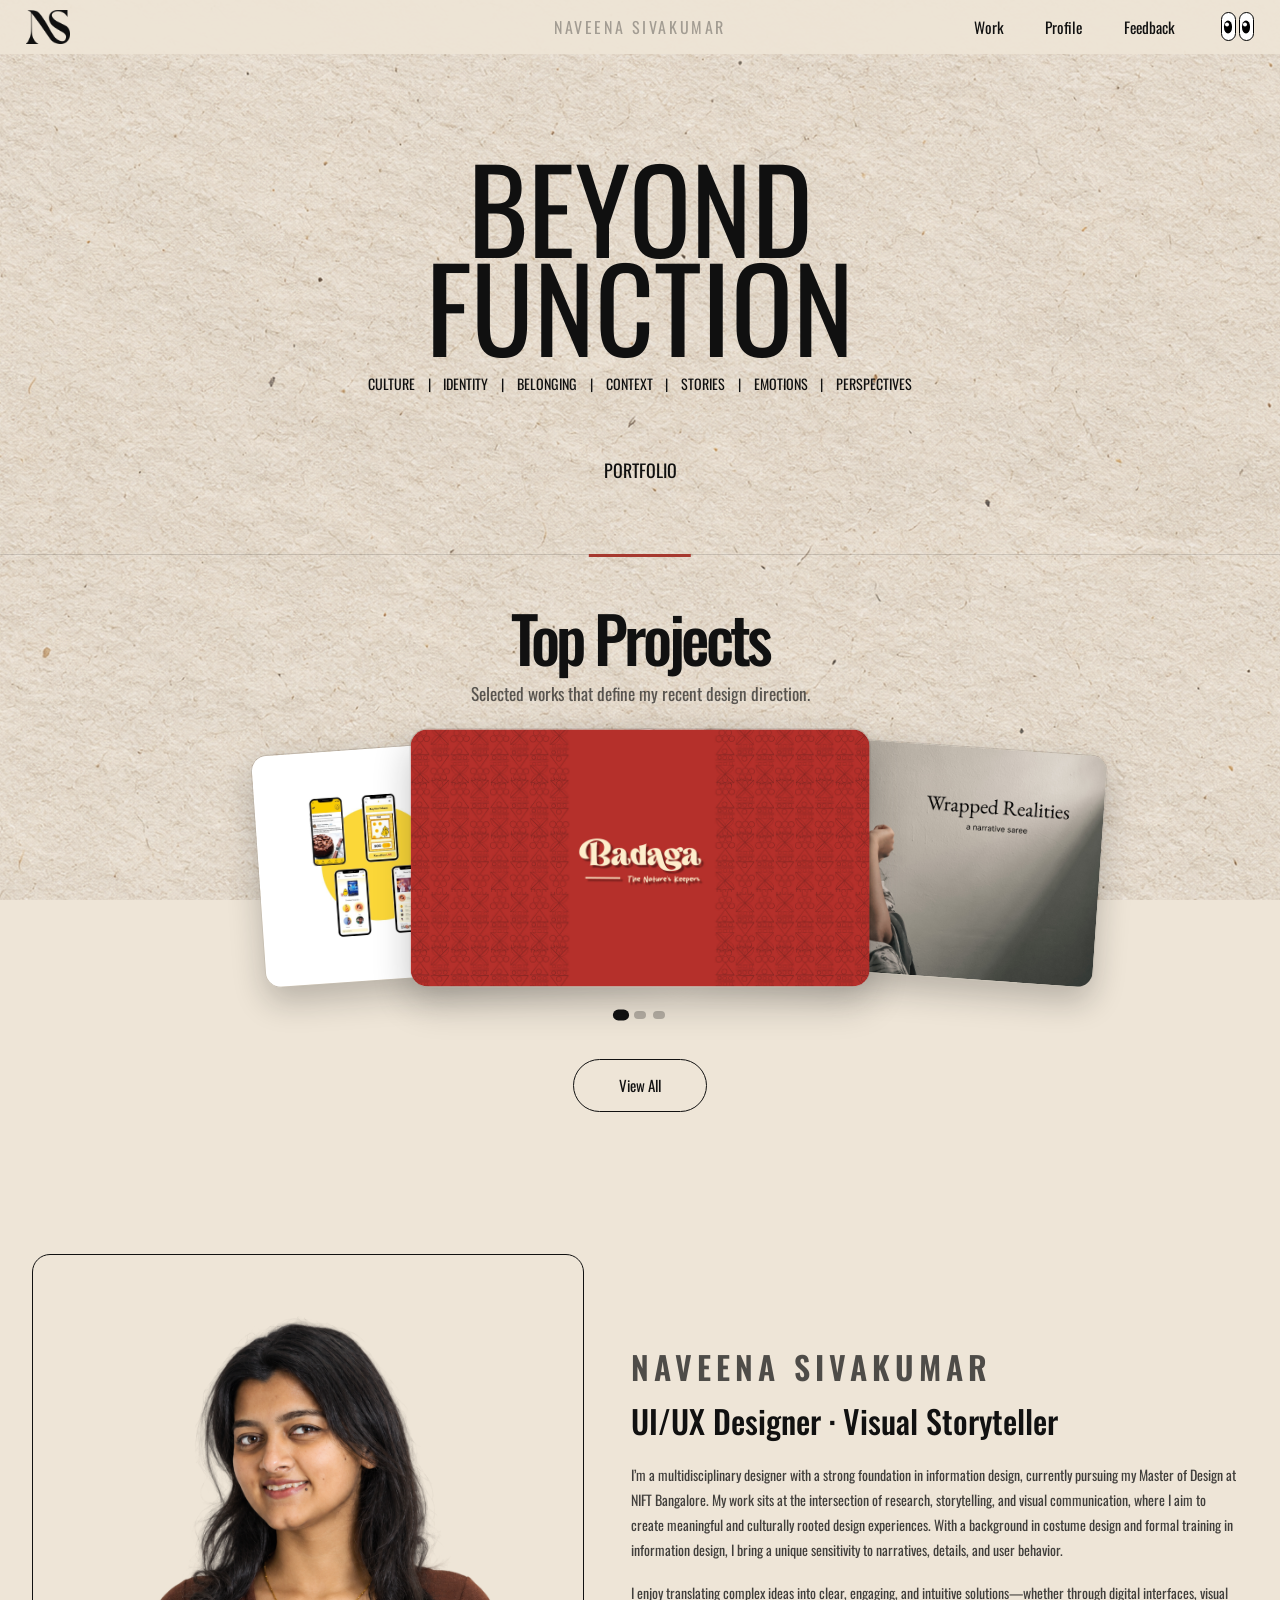
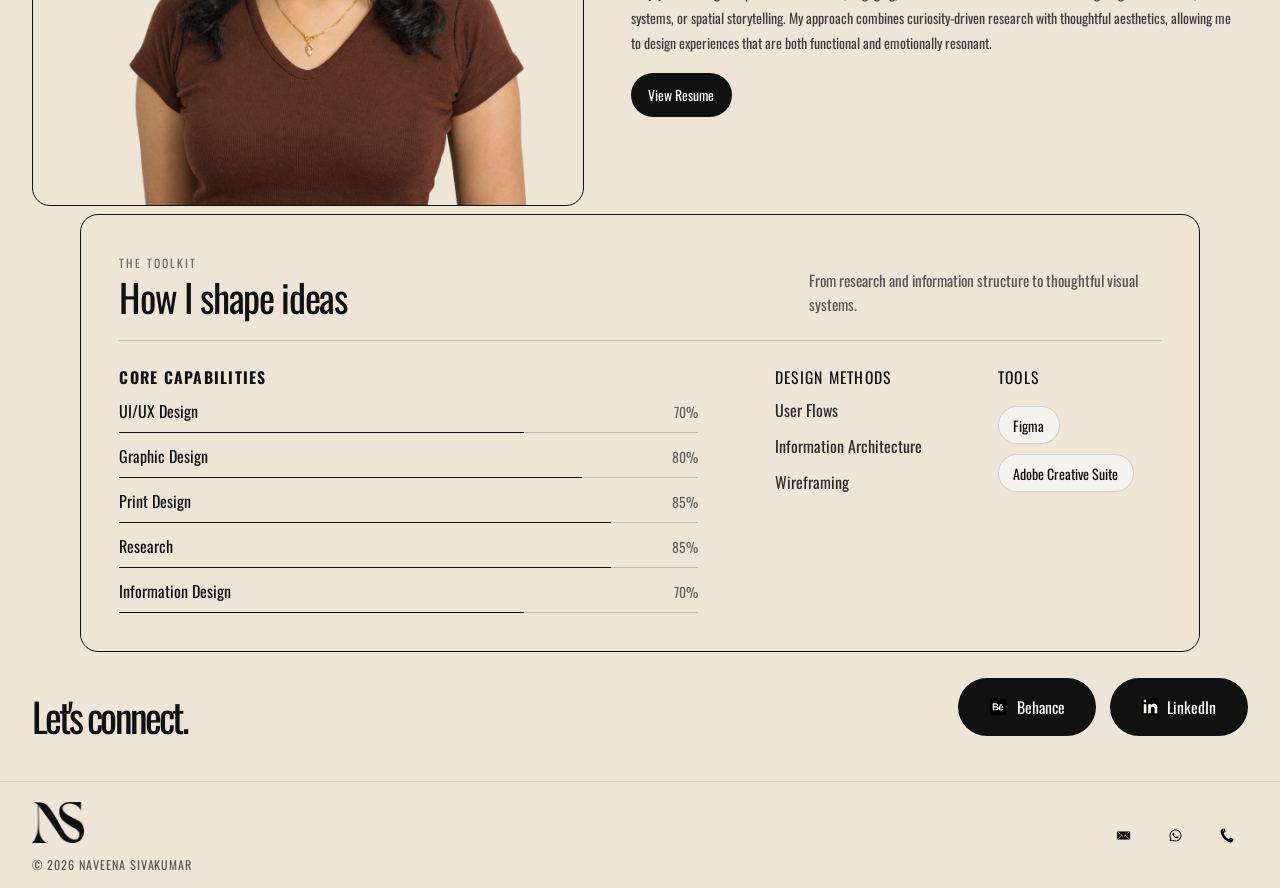
<file: index.html>
<!DOCTYPE html>
<html lang="en">
  <head>
    <meta charset="UTF-8" />
    <meta name="viewport" content="width=device-width, initial-scale=1.0" />
    <title>Naveena Sivakumar | Home</title>
    <link rel="stylesheet" href="styles.css" />
  </head>
  <body data-page="home">
    <header class="site-header">
      <a class="logo-link" href="index.html" aria-label="Go to home page">
        <img src="Assets/Logo.png" alt="Naveena Sivakumar logo" class="site-logo" />
      </a>

      <p class="site-name">Naveena Sivakumar</p>

      <div class="header-right">
        <button class="menu-toggle" type="button" aria-label="Open menu" aria-expanded="false">
          <span></span>
          <span></span>
          <span></span>
        </button>
        <nav class="site-nav" aria-label="Primary navigation">
          <a href="work.html">Work</a>
          <a href="index.html#profile">Profile</a>
          <a href="feedback.html">Feedback</a>
        </nav>

        <div class="eyes" aria-hidden="true">
          <div class="eye">
            <span class="pupil"></span>
          </div>
          <div class="eye">
            <span class="pupil"></span>
          </div>
        </div>
      </div>
    </header>

    <main>
      <section class="hero" aria-label="Home hero section">
        <div class="hero-copy">
          <h1 class="hero-heading">BEYOND<br />FUNCTION</h1>
          <p class="hero-topics">
            <span>CULTURE</span>
            <span>IDENTITY</span>
            <span>BELONGING</span>
            <span>CONTEXT</span>
            <span>STORIES</span>
            <span>EMOTIONS</span>
            <span>PERSPECTIVES</span>
          </p>
          <p class="hero-portfolio">PORTFOLIO</p>
        </div>
      </section>

      <section class="home-top-projects" aria-label="Top projects">
        <div class="home-top-projects-copy">
          <h2 class="home-top-projects-title">Top Projects</h2>
          <p class="home-top-projects-subtitle">Selected works that define my recent design direction.</p>
        </div>

        <div class="top-projects-stack">
          <a class="top-project-card top-project-card-center" href="project.html?slug=badaga" aria-label="Open Badaga project">
            <img src="Projects/Badaga/cover.jpg" alt="Badaga project cover" />
          </a>
          <a class="top-project-card top-project-card-left" href="project.html?slug=koo-app-revamp" aria-label="Open Koo App Revamp project">
            <img src="Projects/Koo app - revamp/cover.jpg" alt="Koo App Revamp project cover" />
          </a>
          <a class="top-project-card top-project-card-right" href="project.html?slug=Wrapped%20Realities" aria-label="Open Wrapped Realities project">
            <img src="Projects/Wrapped Realities/Cover.jpg" alt="Wrapped Realities project cover" />
          </a>
        </div>

        <div class="top-projects-controls" aria-label="Top projects controls">
          <div class="top-projects-dots" role="tablist" aria-label="Choose top project">
            <button class="top-projects-dot" type="button" data-card-index="0" aria-label="Show first project"></button>
            <button class="top-projects-dot" type="button" data-card-index="1" aria-label="Show second project"></button>
            <button class="top-projects-dot" type="button" data-card-index="2" aria-label="Show third project"></button>
          </div>
        </div>

        <div class="home-view-all-wrap">
          <a class="home-view-all-button" href="work.html">View All</a>
        </div>
      </section>

      <section class="profile-main" id="profile" aria-label="Profile">
        <section class="profile-hero" aria-label="Profile introduction">
          <div class="profile-left">
            <img class="profile-photo" src="Assets/Photo-no-bg.png" alt="Portrait of Naveena Sivakumar" />
          </div>

          <div class="profile-right">
            <p class="profile-name">Naveena Sivakumar</p>
            <h2 class="profile-role">UI/UX Designer · Visual Storyteller</h2>
            <p class="profile-description">
              I’m a multidisciplinary designer with a strong foundation in information design, currently pursuing my Master of Design at NIFT Bangalore. My work sits at the intersection of research, storytelling, and visual communication, where I aim to create meaningful and culturally rooted design experiences. With a background in costume design and formal training in information design, I bring a unique sensitivity to narratives, details, and user behavior.
            </p>
            <p class="profile-description">
              I enjoy translating complex ideas into clear, engaging, and intuitive solutions—whether through digital interfaces, visual systems, or spatial storytelling. My approach combines curiosity-driven research with thoughtful aesthetics, allowing me to design experiences that are both functional and emotionally resonant.
            </p>

            <section class="profile-resume-section" aria-label="Resume link">
              <a
                class="profile-resume-button"
                href="https://drive.google.com/file/d/1wqvH644YtZ_p9zl-DHXcKcZRrqlbUSoX/view?usp=sharing"
                target="_blank"
                rel="noreferrer"
              >
                View Resume
              </a>
            </section>
          </div>
        </section>

        <section class="profile-skills-section" aria-label="Skills overview">
          <div class="skills-panel">
            <div class="skills-panel-top">
              <div>
                <p class="skills-kicker">The toolkit</p>
                <h2 class="skills-section-title">How I shape ideas</h2>
              </div>
              <p class="skills-intro">From research and information structure to thoughtful visual systems.</p>
            </div>
            <div class="skills-grid">
              <div class="skills-column skills-core">
                <div class="skills-block">
                  <h3 class="skills-main-heading">Core capabilities</h3>
                  <div class="skill-row">
                    <div class="skill-row-top"><span>UI/UX Design</span><span>70%</span></div>
                    <div class="skills-meter"><span class="skills-meter-fill skills-meter-fill-70"></span></div>
                  </div>
                  <div class="skill-row">
                    <div class="skill-row-top"><span>Graphic Design</span><span>80%</span></div>
                    <div class="skills-meter"><span class="skills-meter-fill skills-meter-fill-80"></span></div>
                  </div>
                  <div class="skill-row">
                    <div class="skill-row-top"><span>Print Design</span><span>85%</span></div>
                    <div class="skills-meter"><span class="skills-meter-fill skills-meter-fill-85"></span></div>
                  </div>
                  <div class="skill-row">
                    <div class="skill-row-top"><span>Research</span><span>85%</span></div>
                    <div class="skills-meter"><span class="skills-meter-fill skills-meter-fill-85"></span></div>
                  </div>
                  <div class="skill-row">
                    <div class="skill-row-top"><span>Information Design</span><span>70%</span></div>
                    <div class="skills-meter"><span class="skills-meter-fill skills-meter-fill-70"></span></div>
                  </div>
                </div>
              </div>

              <div class="skills-column skills-side">
                <div class="skills-block">
                  <h3 class="skills-side-heading">Design Methods</h3>
                  <ul class="skills-method-list">
                    <li>User Flows</li>
                    <li>Information Architecture</li>
                    <li>Wireframing</li>
                  </ul>
                </div>
                <div class="skills-block">
                  <h3 class="skills-side-heading">Tools</h3>
                  <div class="skills-tags" aria-label="Design tools used">
                    <span>Figma</span>
                    <span>Adobe Creative Suite</span>
                  </div>
                </div>
              </div>
            </div>
          </div>
        </section>

        <section class="profile-social-section" aria-label="Social accounts">
          <div class="profile-social-copy">
            <h2>Let's connect.</h2>
          </div>
          <div class="profile-social-links">
            <a class="social-pill" href="https://www.behance.net/Naveena_S" target="_blank" rel="noreferrer">
              <img class="social-pill-icon" src="Icons/Behance icon.png" alt="" aria-hidden="true" />
              Behance
            </a>
            <a class="social-pill" href="https://www.linkedin.com/in/naveenasivakumar/" target="_blank" rel="noreferrer">
              <img class="social-pill-icon" src="Icons/Linkedin icon.png" alt="" aria-hidden="true" />
              LinkedIn
            </a>
          </div>
        </section>
      </section>
    </main>

    <footer class="site-footer">
      <div class="footer-left">
        <img src="Assets/Logo.png" alt="Naveena Sivakumar logo" class="footer-logo" />
        <p class="footer-copy">© 2026 Naveena Sivakumar</p>
      </div>

      <div class="footer-right">
        <a
          class="footer-social"
          href="mailto:naveenasivakumar.official@gmail.com"
          aria-label="Send an email"
        >
          <img
            class="footer-social-icon"
            src="Icons/Mail icon.jpg"
            alt=""
            aria-hidden="true"
          />
        </a>
        <a
          class="footer-social"
          href="https://wa.me/916374280667"
          target="_blank"
          rel="noreferrer"
          aria-label="Open WhatsApp"
        >
          <img
            class="footer-social-icon"
            src="Icons/Whatsapp icon.svg"
            alt=""
            aria-hidden="true"
          />
        </a>
        <a class="footer-social" href="tel:6374280667" aria-label="Call 6374280667">
          <img class="footer-social-icon" src="Icons/Call icon.svg" alt="" aria-hidden="true" />
        </a>
      </div>
    </footer>

    <script src="script.js?v=20260701"></script>
  </body>
</html>
</file>
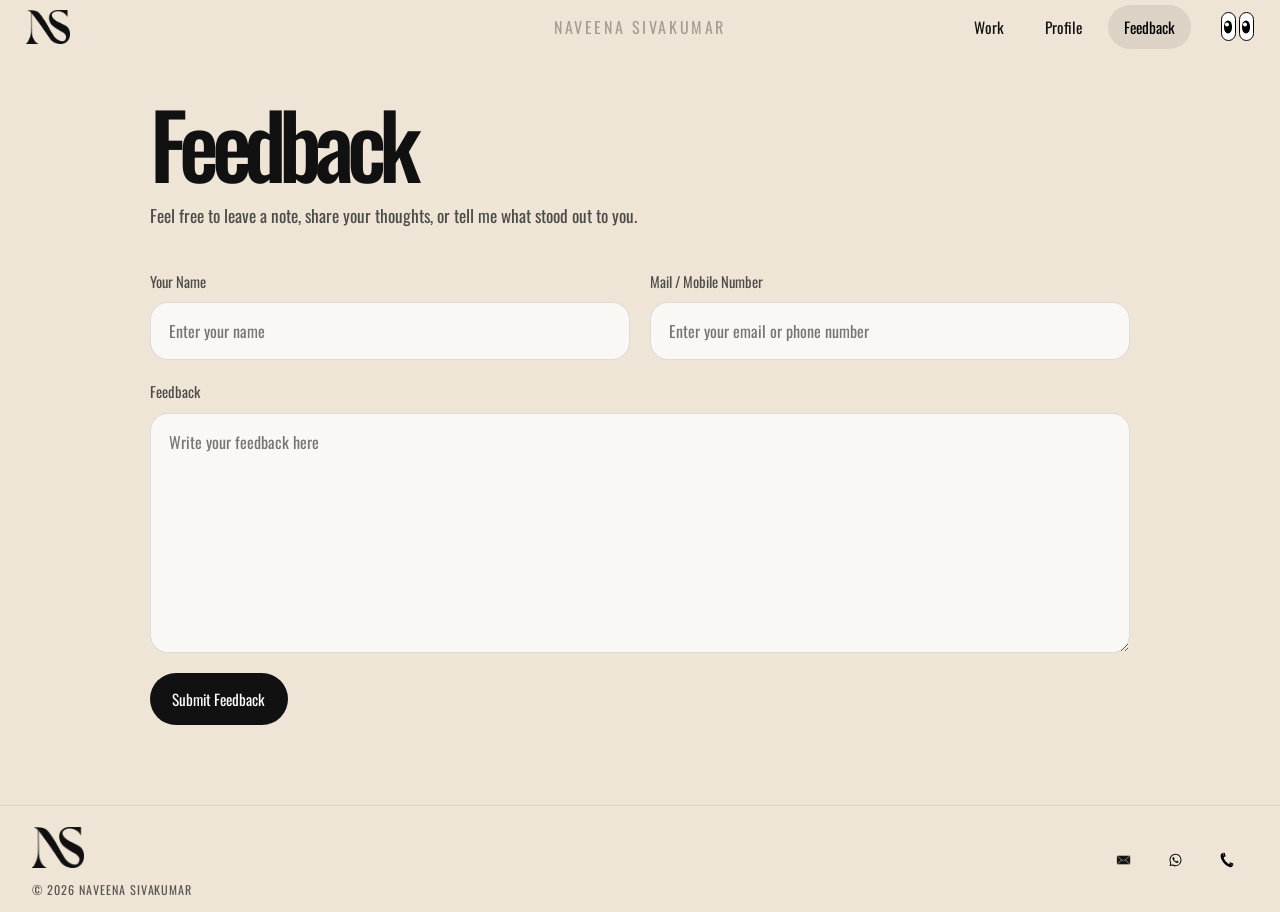
<file: feedback.html>
<!DOCTYPE html>
<html lang="en">
  <head>
    <meta charset="UTF-8" />
    <meta name="viewport" content="width=device-width, initial-scale=1.0" />
    <title>Naveena Sivakumar | Feedback</title>
    <link rel="stylesheet" href="styles.css" />
  </head>
  <body data-page="feedback">
    <header class="site-header">
      <a class="logo-link" href="index.html" aria-label="Go to home page">
        <img src="Assets/Logo.png" alt="Naveena Sivakumar logo" class="site-logo" />
      </a>

      <p class="site-name">Naveena Sivakumar</p>

      <div class="header-right">
        <button class="menu-toggle" type="button" aria-label="Open menu" aria-expanded="false">
          <span></span>
          <span></span>
          <span></span>
        </button>
        <nav class="site-nav" aria-label="Primary navigation">
          <a href="work.html">Work</a>
          <a href="index.html#profile">Profile</a>
          <a href="feedback.html">Feedback</a>
        </nav>

        <div class="eyes" aria-hidden="true">
          <div class="eye">
            <span class="pupil"></span>
          </div>
          <div class="eye">
            <span class="pupil"></span>
          </div>
        </div>
      </div>
    </header>

    <main class="feedback-main">
      <section class="feedback-section">
        <h1 class="feedback-heading">Feedback</h1>
        <p class="feedback-subheading">
          Feel free to leave a note, share your thoughts, or tell me what stood out to you.
        </p>

        <form
          class="feedback-form"
          action="https://formspree.io/f/mbdqljyj"
          method="POST"
        >
          <label class="feedback-field">
            <span>Your Name</span>
            <input type="text" name="name" placeholder="Enter your name" />
          </label>

          <label class="feedback-field">
            <span>Mail / Mobile Number</span>
            <input
              type="text"
              name="contact"
              placeholder="Enter your email or phone number"
            />
          </label>

          <label class="feedback-field feedback-field-full">
            <span>Feedback</span>
            <textarea
              name="feedback"
              rows="8"
              placeholder="Write your feedback here"
            ></textarea>
          </label>

          <input type="hidden" name="_subject" value="New portfolio feedback submission" />
          <input type="hidden" name="_format" value="plain" />

          <div class="feedback-actions">
            <button class="feedback-submit" type="submit">Submit Feedback</button>
          </div>
        </form>
      </section>
    </main>

    <footer class="site-footer">
      <div class="footer-left">
        <img src="Assets/Logo.png" alt="Naveena Sivakumar logo" class="footer-logo" />
        <p class="footer-copy">© 2026 Naveena Sivakumar</p>
      </div>

      <div class="footer-right">
        <a
          class="footer-social"
          href="mailto:naveenasivakumar.official@gmail.com"
          aria-label="Send an email"
        >
          <img
            class="footer-social-icon"
            src="Icons/Mail icon.jpg"
            alt=""
            aria-hidden="true"
          />
        </a>
        <a
          class="footer-social"
          href="https://wa.me/916374280667"
          target="_blank"
          rel="noreferrer"
          aria-label="Open WhatsApp"
        >
          <img
            class="footer-social-icon"
            src="Icons/Whatsapp icon.svg"
            alt=""
            aria-hidden="true"
          />
        </a>
        <a class="footer-social" href="tel:6374280667" aria-label="Call 6374280667">
          <img class="footer-social-icon" src="Icons/Call icon.svg" alt="" aria-hidden="true" />
        </a>
      </div>
    </footer>

    <script src="script.js?v=20260701"></script>
  </body>
</html>
</file>
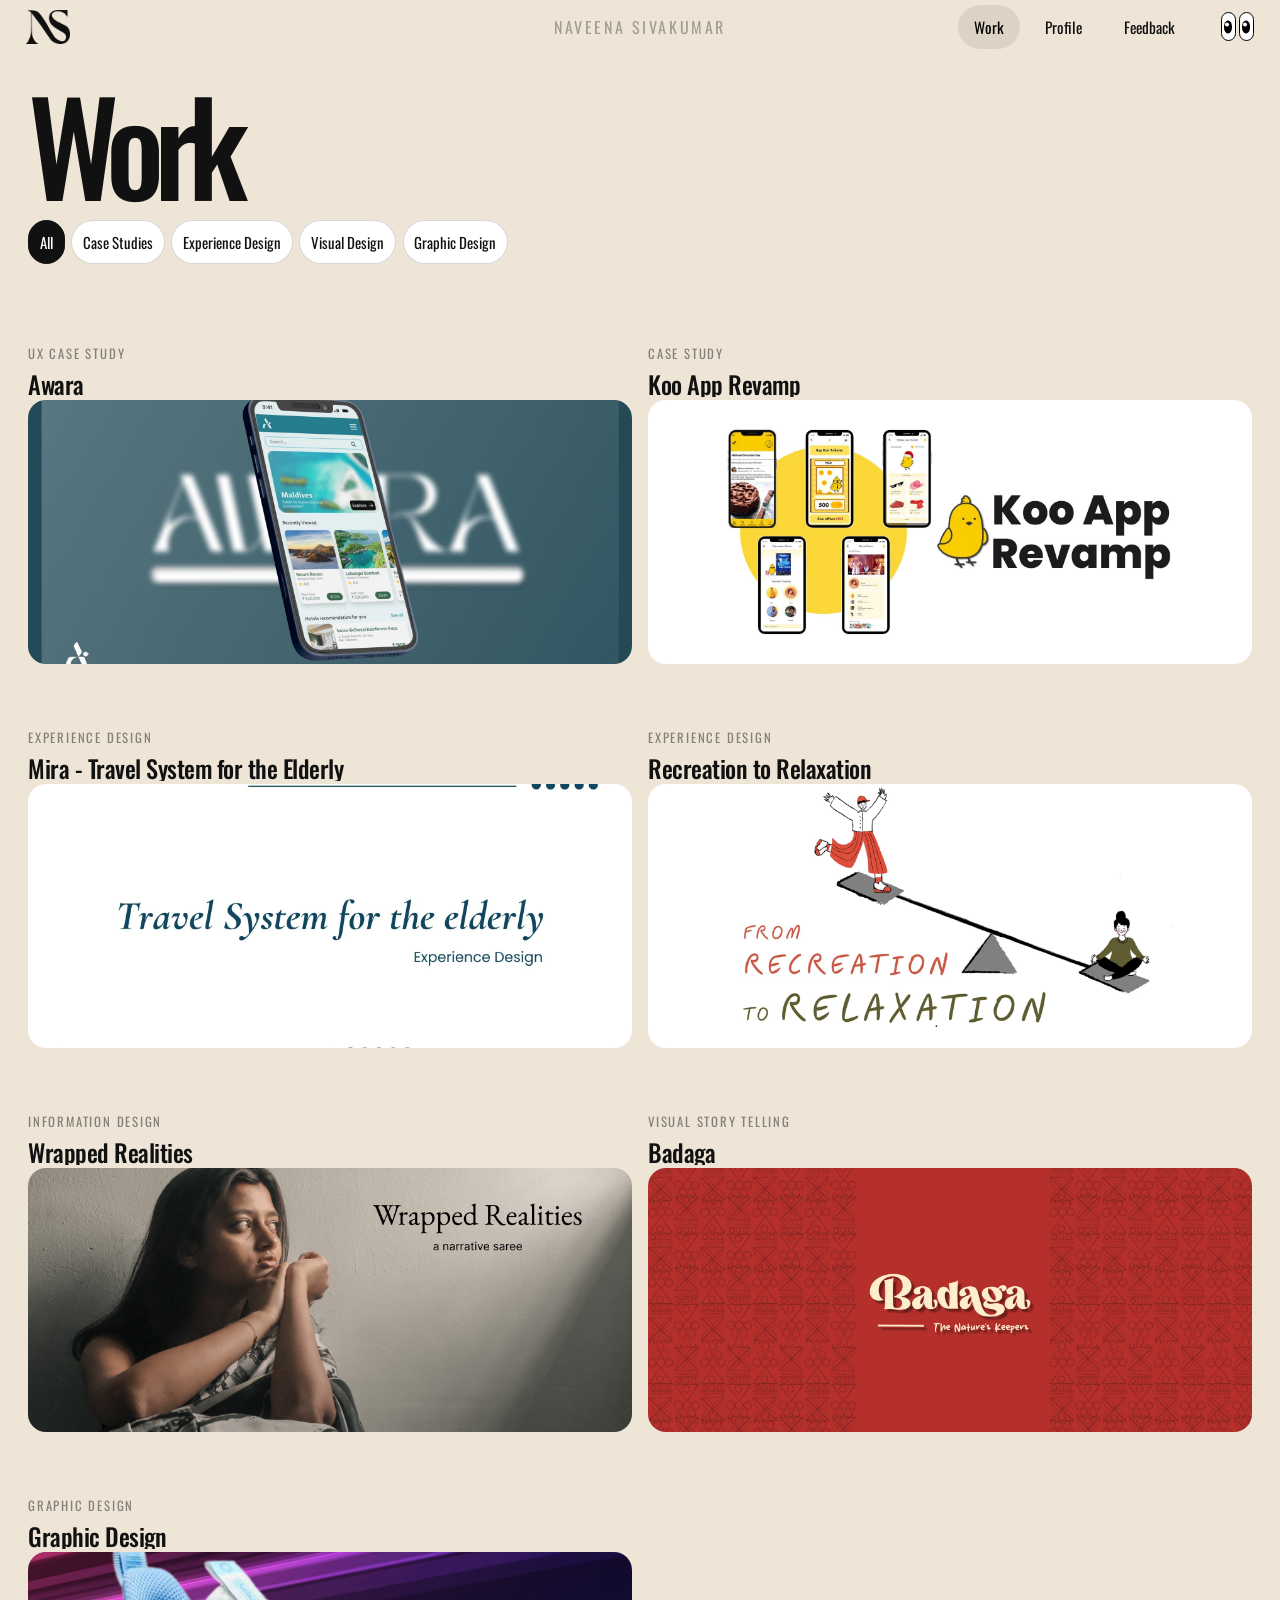
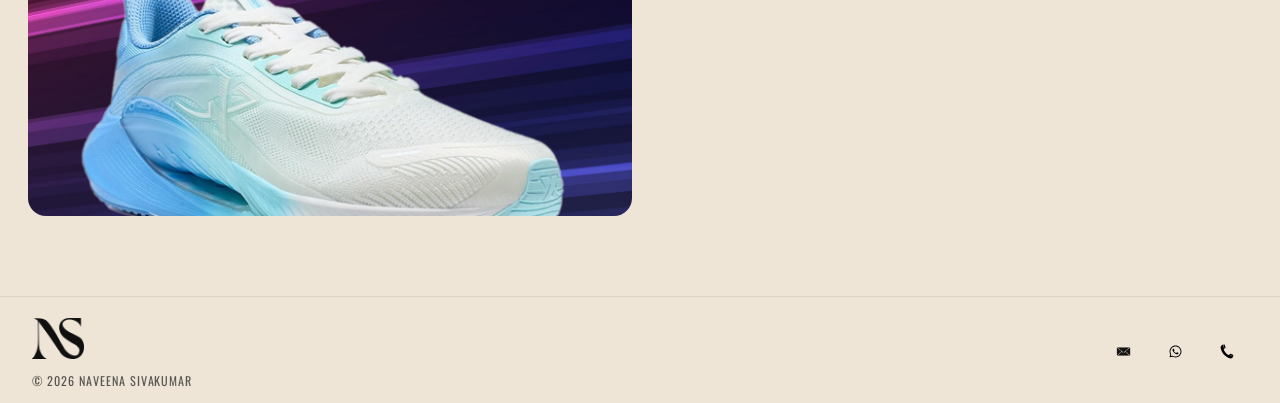
<file: work.html>
<!DOCTYPE html>
<html lang="en">
  <head>
    <meta charset="UTF-8" />
    <meta name="viewport" content="width=device-width, initial-scale=1.0" />
    <title>Naveena Sivakumar | Work</title>
    <link rel="stylesheet" href="styles.css" />
  </head>
  <body data-page="work" class="work-page">
    <header class="site-header">
      <a class="logo-link" href="index.html" aria-label="Go to home page">
        <img src="Assets/Logo.png" alt="Naveena Sivakumar logo" class="site-logo" />
      </a>

      <p class="site-name">Naveena Sivakumar</p>

      <div class="header-right">
        <button class="menu-toggle" type="button" aria-label="Open menu" aria-expanded="false">
          <span></span>
          <span></span>
          <span></span>
        </button>
        <nav class="site-nav" aria-label="Primary navigation">
          <a href="work.html">Work</a>
          <a href="index.html#profile">Profile</a>
          <a href="feedback.html">Feedback</a>
        </nav>

        <div class="eyes" aria-hidden="true">
          <div class="eye">
            <span class="pupil"></span>
          </div>
          <div class="eye">
            <span class="pupil"></span>
          </div>
        </div>
      </div>
    </header>

    <main class="work-main">
      <section class="work-hero" aria-label="Selected work">
        <h1 class="work-heading">Work</h1>
        <div class="work-filters" id="work-filters" aria-label="Filter projects by focus area">
          <button class="work-filter-button is-active" type="button" data-filter="all">
            All
          </button>
          <button class="work-filter-button" type="button" data-filter="case-studies">
            Case Studies
          </button>
          <button class="work-filter-button" type="button" data-filter="experience-design">
            Experience Design
          </button>
          <button class="work-filter-button" type="button" data-filter="visual-design">
            Visual Design
          </button>
          <button class="work-filter-button" type="button" data-filter="graphic-design">
            Graphic Design
          </button>
        </div>
      </section>

      <section class="work-grid" id="work-grid" aria-label="Project list"></section>
    </main>

    <footer class="site-footer">
      <div class="footer-left">
        <img src="Assets/Logo.png" alt="Naveena Sivakumar logo" class="footer-logo" />
        <p class="footer-copy">© 2026 Naveena Sivakumar</p>
      </div>

      <div class="footer-right">
        <a
          class="footer-social"
          href="mailto:naveenasivakumar.official@gmail.com"
          aria-label="Send an email"
        >
          <img
            class="footer-social-icon"
            src="Icons/Mail icon.jpg"
            alt=""
            aria-hidden="true"
          />
        </a>
        <a
          class="footer-social"
          href="https://wa.me/916374280667"
          target="_blank"
          rel="noreferrer"
          aria-label="Open WhatsApp"
        >
          <img
            class="footer-social-icon"
            src="Icons/Whatsapp icon.svg"
            alt=""
            aria-hidden="true"
          />
        </a>
        <a class="footer-social" href="tel:6374280667" aria-label="Call 6374280667">
          <img class="footer-social-icon" src="Icons/Call icon.svg" alt="" aria-hidden="true" />
        </a>
      </div>
    </footer>

    <script src="projects-data.js?v=20260701"></script>
    <script src="script.js?v=20260701"></script>
  </body>
</html>
</file>
<file: styles.css>
@import url("https://fonts.googleapis.com/css2?family=Oswald:wght@400&display=swap");

:root {
  --bg: #eee5d7;
  --text: #111111;
  --muted: rgba(17, 17, 17, 0.34);
  --line: rgba(17, 17, 17, 0.1);
  --panel: #f6f3ee;
  --shadow: 0 22px 60px rgba(17, 17, 17, 0.1);
  --radius-surface: 18px;
  --font-sans: "Oswald", sans-serif;
}

* {
  box-sizing: border-box;
}

html {
  scroll-behavior: smooth;
}

body {
  margin: 0;
  min-height: 100vh;
  background: var(--bg);
  color: var(--text);
  font-family: var(--font-sans);
  font-weight: 400;
  letter-spacing: 0;
}

body * {
  font-family: inherit;
  font-weight: 400;
}

body[data-page="home"] {
  background: #eee5d7 url("Assets/BG.png") center top / cover fixed no-repeat;
}

a {
  color: inherit;
  text-decoration: none;
}

.site-header {
  position: sticky;
  top: 0;
  z-index: 10;
  display: grid;
  grid-template-columns: 1fr auto 1fr;
  align-items: center;
  gap: 1rem;
  padding: 0.3rem 1.6rem;
  background: rgba(238, 229, 215, 0.88);
  backdrop-filter: blur(18px);
}

.logo-link {
  width: 44px;
}

.site-logo {
  display: block;
  width: 44px;
  height: 44px;
  object-fit: contain;
}

.site-name {
  margin: 0;
  justify-self: center;
  font-size: 1rem;
  letter-spacing: 0.16em;
  text-transform: uppercase;
  color: var(--muted);
  white-space: nowrap;
  overflow: hidden;
  text-overflow: ellipsis;
}

.header-right {
  justify-self: end;
  display: flex;
  align-items: center;
  gap: 1.4rem;
  min-width: 0;
}

.site-nav {
  display: flex;
  align-items: center;
  gap: 0.6rem;
  flex-wrap: nowrap;
  white-space: nowrap;
}

.site-nav a {
  padding: 0.7rem 1rem;
  border-radius: 999px;
  font-size: 0.96rem;
  transition:
    background-color 180ms ease,
    color 180ms ease,
    transform 180ms ease;
}

.site-nav a:hover,
.site-nav a:focus-visible,
body[data-page="home"] .site-nav a[href="index.html"],
body[data-page="work"] .site-nav a[href="work.html"],
body[data-page="feedback"] .site-nav a[href="feedback.html"] {
  background: rgba(17, 17, 17, 0.08);
  color: #000000;
}

.site-nav a[aria-current="page"] {
  background: rgba(17, 17, 17, 0.08);
  color: #000000;
}

.site-nav a:hover {
  transform: translateY(-1px);
}

.menu-toggle {
  display: none;
  width: 42px;
  height: 42px;
  padding: 0;
  border: 1px solid rgba(17, 17, 17, 0.18);
  border-radius: var(--radius-surface);
  background: #ffffff;
  color: #111111;
  align-items: center;
  justify-content: center;
  flex-direction: column;
  gap: 5px;
  cursor: pointer;
}

.menu-toggle span {
  display: block;
  width: 18px;
  height: 2px;
  border-radius: 2px;
  background: #111111;
  transition: transform 180ms ease, opacity 180ms ease;
}

.menu-toggle.is-open span:nth-child(1) {
  transform: translateY(7px) rotate(45deg);
}

.menu-toggle.is-open span:nth-child(2) {
  opacity: 0;
}

.menu-toggle.is-open span:nth-child(3) {
  transform: translateY(-7px) rotate(-45deg);
}

.eyes {
  display: flex;
  align-items: center;
  gap: 0.2rem;
  padding: 0.35rem 0 0.35rem 0.5rem;
}

.eye {
  position: relative;
  width: 15px;
  height: 29px;
  border-radius: 999px;
  background: #ffffff;
  border: 1.5px solid #000000;
  overflow: hidden;
  box-shadow: none;
}

.pupil {
  position: absolute;
  top: 50%;
  left: 42%;
  width: 8px;
  height: 13px;
  border-radius: 50% / 45%;
  background: #000000;
  transform: translate(-50%, -50%);
  transition: transform 80ms linear;
}

.pupil::after {
  content: "";
  position: absolute;
  top: 2px;
  left: 1px;
  width: 4px;
  height: 4px;
  border-radius: 50%;
  background: #ffffff;
}

.hero {
  position: relative;
  min-height: 500px;
  display: flex;
  align-items: center;
  justify-content: center;
  padding: 2rem 1rem 0;
  overflow: hidden;
}

.hero-copy {
  width: min(100%, 980px);
  text-align: center;
}

.hero-heading {
  margin: 0;
  color: #101010;
  font-family: "Oswald", sans-serif;
  font-size: clamp(4.5rem, 9vw, 8.5rem);
  font-weight: 400;
  line-height: 0.86;
  letter-spacing: 0;
}

.hero-topics {
  display: flex;
  justify-content: center;
  flex-wrap: wrap;
  gap: 0;
  margin: 1.3rem auto 0;
  color: #101010;
  font-family: "Oswald", sans-serif;
  font-weight: 400;
  font-size: clamp(0.65rem, 1.1vw, 1rem);
  line-height: 1.2;
}

.hero-topics span:not(:last-child)::after {
  content: "|";
  margin: 0 0.8rem;
}

.hero-portfolio {
  margin: 3rem 0 0;
  padding-top: 1rem;
  color: #101010;
  font-family: "Oswald", sans-serif;
  font-weight: 400;
  font-size: clamp(0.9rem, 1.4vw, 1.25rem);
}

.hero-overlay {
  pointer-events: none;
  position: absolute;
  inset: 0;
  display: grid;
  grid-template-columns: auto 1fr;
  align-items: end;
  padding: 0 2rem 1.2rem;
}

.hero-year,
.hero-title {
  margin: 0;
  line-height: 1;
  font-family: var(--font-sans);
}

.hero-year {
  justify-self: start;
  align-self: end;
  font-size: clamp(3.8rem, 8vw, 5.8rem);
  font-weight: 600;
  letter-spacing: -0.08em;
  color: #000000;
  transform: translateY(-1rem);
}

.hero-title {
  justify-self: end;
  align-self: end;
  font-size: clamp(3.4rem, 9vw, 6.1rem);
  font-weight: 500;
  letter-spacing: 0.00em;
  color: #000000;
  transform: translateY(-1rem);
}

.home-top-projects {
  position: relative;
  padding: 3.2rem 1.75rem 3.4rem;
  border-top: 1px solid rgba(17, 17, 17, 0.14);
  background: transparent;
}

.home-top-projects::before {
  content: "";
  position: absolute;
  top: -1px;
  left: 50%;
  width: clamp(4rem, 8vw, 7rem);
  height: 3px;
  background: #a6382e;
  transform: translateX(-50%);
}

.home-top-projects-copy {
  text-align: center;
  display: grid;
  justify-items: center;
  gap: 0.7rem;
}

.home-top-projects-kicker {
  margin: 0;
  font-size: 0.75rem;
  letter-spacing: 0.22em;
  text-transform: uppercase;
  color: rgba(17, 17, 17, 0.44);
}

.home-top-projects-title {
  margin: 0;
  font-size: clamp(2.8rem, 5vw, 4.4rem);
  line-height: 0.98;
  letter-spacing: -0.06em;
  font-weight: 500;
}

.home-top-projects-subtitle {
  max-width: 32rem;
  margin: 0;
  font-size: clamp(1rem, 1.35vw, 1.25rem);
  color: rgba(17, 17, 17, 0.66);
}

.top-projects-stack {
  position: relative;
  width: min(1500px, 100%);
  margin: 2rem auto 0;
  height: 360px;
  touch-action: pan-y;
  cursor: grab;
}

.top-projects-stack:active {
  cursor: grabbing;
}

.home-view-all-wrap {
  position: relative;
  top: -72px;
  margin-top: 0.75rem;
  display: flex;
  justify-content: center;
}

.home-view-all-button {
  display: inline-flex;
  align-items: center;
  justify-content: center;
  min-width: 134px;
  padding: 0.9rem 1.45rem;
  border-radius: 999px;
  border: 1.5px solid #111111;
  background: transparent;
  color: #111111;
  font-size: 0.94rem;
  transition:
    transform 180ms ease,
    background-color 180ms ease,
    border-color 180ms ease,
    color 180ms ease;
}

.home-view-all-button:hover,
.home-view-all-button:focus-visible {
  transform: translateY(-1px);
  background: rgba(17, 17, 17, 0.06);
  border-color: #111111;
}

.top-project-card {
  position: absolute;
  top: calc(50% - 60px);
  left: 50%;
  width: clamp(320px, 36vw, 700px);
  aspect-ratio: 16 / 9;
  border-radius: var(--radius-surface);
  overflow: hidden;
  border: 1px solid rgba(17, 17, 17, 0.18);
  box-shadow: 0 16px 36px rgba(17, 17, 17, 0.24);
  transform-origin: center;
  transition:
    transform 220ms ease,
    box-shadow 220ms ease,
    filter 220ms ease;
}

.top-project-card img {
  width: 100%;
  height: 100%;
  object-fit: cover;
  display: block;
  user-select: none;
  -webkit-user-drag: none;
}

.top-project-card:hover,
.top-project-card:focus-visible {
  box-shadow: 0 24px 44px rgba(17, 17, 17, 0.28);
  filter: saturate(1.08);
}

.top-project-card-left-far {
  z-index: 1;
  transform: translate(-151%, -50%) rotate(-8deg) scale(0.82);
}

.top-project-card-left {
  z-index: 2;
  transform: translate(-88%, -50%) rotate(-4deg) scale(0.9);
}

.top-project-card-center {
  z-index: 4;
  transform: translate(-50%, -50%) rotate(0deg) scale(1);
}

.top-project-card-right {
  z-index: 2;
  transform: translate(5%, -50%) rotate(4deg) scale(0.9);
}

.top-project-card-right-far {
  z-index: 1;
  transform: translate(50%, -50%) rotate(8deg) scale(0.82);
}

.top-projects-controls {
  position: relative;
  top: -100px;
  margin-top: 0.8rem;
  display: flex;
  align-items: center;
  justify-content: center;
  gap: 0.85rem;
}

.top-projects-arrow {
  width: 40px;
  height: 40px;
  border-radius: 999px;
  border: 1px solid rgba(17, 17, 17, 0.16);
  background: #ffffff;
  color: #111111;
  font-size: 1.25rem;
  line-height: 1;
  cursor: pointer;
  transition:
    background-color 180ms ease,
    transform 180ms ease,
    border-color 180ms ease;
}

.top-projects-arrow:hover,
.top-projects-arrow:focus-visible {
  background: #111111;
  color: #ffffff;
  border-color: #111111;
  transform: translateY(-1px);
}

.top-projects-dots {
  display: flex;
  align-items: center;
  gap: 0.45rem;
}

.top-projects-dot {
  width: 8px;
  height: 8px;
  border-radius: 999px;
  border: 0;
  background: rgba(17, 17, 17, 0.26);
  cursor: pointer;
  transition:
    transform 180ms ease,
    background-color 180ms ease;
}

.top-projects-dot.is-active {
  background: #111111;
  transform: scale(1.35);
}

.work-main {
  padding: 0 1.75rem 5rem;
}

.work-hero {
  display: flex;
  flex-direction: column;
  align-items: flex-start;
  gap: 1.2rem;
  padding: 2rem 0 5rem;
}

.work-heading {
  margin: 0;
  font-size: clamp(4rem, 10vw, 8rem);
  line-height: 0.9;
  letter-spacing: -0.08em;
  font-weight: 500;
}

.work-filters {
  display: flex;
  flex-wrap: wrap;
  gap: 0.4rem;
}

.work-filter-button {
  padding: 0.62rem 0.68rem;
  border-radius: 999px;
  border: 1px solid rgba(17, 17, 17, 0.16);
  background: #ffffff;
  color: #111111;
  font-size: 0.93rem;
  cursor: pointer;
  transition:
    transform 180ms ease,
    background-color 180ms ease,
    border-color 180ms ease,
    color 180ms ease;
}

.work-filter-button:hover,
.work-filter-button:focus-visible {
  transform: translateY(-1px);
  border-color: #111111;
}

.work-filter-button.is-active {
  background: #111111;
  color: #ffffff;
  border-color: #111111;
}

.work-count {
  margin: 0;
  font-size: clamp(4rem, 10vw, 7rem);
  line-height: 0.9;
  letter-spacing: -0.08em;
  color: rgba(17, 17, 17, 0.18);
  font-weight: 600;
}

.work-grid {
  display: grid;
  grid-template-columns: repeat(2, minmax(0, 1fr));
  gap: 4rem 1rem;
}

.work-grid.work-grid-gallery {
  display: grid;
  grid-template-columns: repeat(3, minmax(0, 1fr));
  gap: 0.85rem;
}

.work-gallery-item {
  display: block;
  margin: 0;
  border-radius: var(--radius-surface);
  overflow: hidden;
  background: transparent;
}

.work-grid.work-grid-gallery .work-gallery-item:nth-child(1) {
  grid-column: 1;
  grid-row: 1;
}

.work-grid.work-grid-gallery .work-gallery-item:nth-child(2) {
  grid-column: 3;
  grid-row: 1;
}

.work-grid.work-grid-gallery .work-gallery-item:nth-child(3) {
  grid-column: 2;
  grid-row: 1;
}

.work-grid.work-grid-gallery .work-gallery-item:nth-child(4) {
  grid-column: 1;
  grid-row: 2;
}

.work-gallery-media {
  display: block;
  width: 100%;
  height: auto;
  border-radius: var(--radius-surface);
  background: transparent;
}

.project-card {
  display: block;
}

.project-card-topline {
  margin-bottom: 0.55rem;
  font-size: 0.8rem;
  letter-spacing: 0.14em;
  text-transform: uppercase;
  color: rgba(17, 17, 17, 0.48);
}

.project-card-title {
  margin: 0 0 0.2rem;
  font-size: clamp(1.6rem, 2.4vw, 2.3rem);
  line-height: 1.02;
  letter-spacing: -0.02em;
  font-weight: 500;
  color: #111111;
  white-space: nowrap;
  overflow: hidden;
  text-overflow: ellipsis;
}

.work-grid .project-card-title {
  font-size: clamp(1.3rem, 1.9vw, 1.8rem);
}

.project-card-subtitle {
  margin: 0 0 1rem;
  font-size: 1rem;
  color: rgba(17, 17, 17, 0.6);
}

.project-cover,
.project-cover-placeholder {
  aspect-ratio: 16 / 9;
  overflow: hidden;
  border-radius: var(--radius-surface);
  background: #efe9df;
}

.work-grid .project-cover,
.work-grid .project-cover-placeholder {
  aspect-ratio: 16 / 7;
}

.project-cover-media {
  width: 100%;
  height: 100%;
  object-fit: cover;
  display: block;
}

.project-cover-placeholder {
  display: grid;
  place-items: center;
  background:
    radial-gradient(circle at top left, rgba(255, 255, 255, 0.92), transparent 36%),
    linear-gradient(145deg, #f6f2eb, #ebe3d8);
}

.project-cover-placeholder span {
  font-size: clamp(2rem, 4vw, 3rem);
  letter-spacing: -0.06em;
  color: rgba(17, 17, 17, 0.18);
}

.project-main {
  padding: 2rem 1.75rem 5rem;
}

.project-intro {
  display: grid;
  grid-template-columns: minmax(0, 1.1fr) minmax(280px, 0.8fr);
  gap: 2rem;
  align-items: start;
  padding-bottom: 3rem;
}

.project-label {
  margin: 0 0 0.8rem;
  font-size: 0.8rem;
  letter-spacing: 0.22em;
  text-transform: uppercase;
  color: rgba(17, 17, 17, 0.48);
}

.project-title {
  margin: 0;
  font-size: clamp(2.6rem, 6vw, 5rem);
  line-height: 0.94;
  letter-spacing: -0.08em;
  font-weight: 500;
  color: #111111;
}

.project-subtitle {
  margin: 0.45rem 0 0;
  font-size: clamp(1.1rem, 2vw, 1.5rem);
  color: rgba(17, 17, 17, 0.62);
}

.project-intro-right {
  padding-top: 0.45rem;
}

.project-description {
  margin: 0;
  max-width: 28rem;
  font-size: 1rem;
  line-height: 1.7;
  color: rgba(17, 17, 17, 0.78);
}

.project-media-stream {
  display: grid;
  gap: 1rem;
}

.project-media-stream.project-media-stream-gallery {
  display: grid;
  grid-template-columns: repeat(3, minmax(0, 1fr));
  gap: 0.85rem;
}

.project-media-stream.project-media-stream-gallery .project-media-frame {
  display: block;
  width: 100%;
  margin: 0;
  border-radius: var(--radius-surface);
  overflow: hidden;
  background: transparent;
}

.project-media-stream.project-media-stream-gallery .project-media-frame:nth-child(1) {
  grid-column: 1;
  grid-row: 1;
}

.project-media-stream.project-media-stream-gallery .project-media-frame:nth-child(2) {
  grid-column: 3;
  grid-row: 1;
}

.project-media-stream.project-media-stream-gallery .project-media-frame:nth-child(3) {
  grid-column: 2;
  grid-row: 1;
}

.project-media-stream.project-media-stream-gallery .project-media-frame:nth-child(4) {
  grid-column: 1;
  grid-row: 2;
}

.project-media-frame {
  margin: 0;
}

.project-media {
  width: 100%;
  display: block;
  background: transparent;
  border-radius: var(--radius-surface);
}

.project-empty-state {
  padding: 2rem;
  border: 1px solid rgba(17, 17, 17, 0.12);
  border-radius: var(--radius-surface);
  color: rgba(17, 17, 17, 0.78);
  line-height: 1.7;
  background: #faf8f4;
}

.project-empty-state code {
  font-family: ui-monospace, SFMono-Regular, Menlo, Monaco, Consolas, monospace;
  color: #111111;
}

.project-loading {
  padding: 3rem 2rem;
  text-align: center;
  color: rgba(17, 17, 17, 0.6);
  font-size: 1.1rem;
  animation: fadeIn 0.3s ease-in;
}

.project-loading::after {
  content: "";
  display: inline-block;
  width: 8px;
  height: 8px;
  margin-left: 0.5rem;
  border-radius: 50%;
  background: rgba(17, 17, 17, 0.6);
  animation: loading 1.4s ease-in-out infinite;
  vertical-align: middle;
}

@keyframes loading {
  0%, 100% {
    opacity: 0.3;
  }
  50% {
    opacity: 1;
  }
}

@keyframes fadeIn {
  from {
    opacity: 0;
  }
  to {
    opacity: 1;
  }
}

.subpage-main {
  min-height: calc(100vh - 90px);
  display: flex;
  align-items: center;
  justify-content: center;
  padding: 3rem 1.5rem;
}

.subpage-main-with-cta {
  flex-direction: column;
  align-items: stretch;
  justify-content: flex-start;
  gap: 2rem;
}

.subpage-card {
  width: min(760px, 100%);
  padding: 3rem;
  border: 1px solid var(--line);
  border-radius: var(--radius-surface);
  background: rgba(255, 255, 255, 0.8);
  box-shadow: var(--shadow);
}

.eyebrow {
  margin: 0 0 1rem;
  font-size: 0.78rem;
  letter-spacing: 0.18em;
  text-transform: uppercase;
  color: var(--muted);
}

.subpage-card h1 {
  margin: 0 0 1rem;
  font-size: clamp(2rem, 5vw, 3.8rem);
  line-height: 0.98;
}

.subpage-card p:last-child {
  margin-bottom: 0;
  max-width: 46ch;
  font-size: 1.05rem;
  line-height: 1.65;
  color: rgba(17, 17, 17, 0.72);
}

.feedback-main {
  padding: 3rem 1.5rem 5rem;
}

.feedback-section {
  width: min(980px, 100%);
  margin: 0 auto;
}

.feedback-kicker {
  margin: 0 0 0.8rem;
  font-size: 0.9rem;
  letter-spacing: 0.18em;
  text-transform: uppercase;
  color: rgba(17, 17, 17, 0.38);
}

.feedback-heading {
  margin: 0 0 1rem;
  font-size: clamp(3.2rem, 7vw, 6rem);
  line-height: 0.92;
  letter-spacing: -0.08em;
  font-weight: 500;
}

.feedback-subheading {
  margin: 0 0 2.4rem;
  max-width: none;
  font-size: 1.08rem;
  line-height: 1.8;
  white-space: nowrap;
  color: rgba(17, 17, 17, 0.72);
}

.feedback-form {
  display: grid;
  grid-template-columns: repeat(2, minmax(0, 1fr));
  gap: 1.25rem;
}

.feedback-field {
  display: flex;
  flex-direction: column;
  gap: 0.65rem;
}

.feedback-field span {
  font-size: 0.92rem;
  color: rgba(17, 17, 17, 0.72);
}

.feedback-field input,
.feedback-field textarea {
  width: 100%;
  border: 1px solid rgba(17, 17, 17, 0.12);
  border-radius: var(--radius-surface);
  background: #faf8f4;
  padding: 1rem 1.1rem;
  font: inherit;
  color: #111111;
  outline: none;
  transition:
    border-color 180ms ease,
    background-color 180ms ease;
}

.feedback-field input {
  min-height: 58px;
}

.feedback-field textarea {
  min-height: 240px;
  resize: vertical;
}

.feedback-field input:focus,
.feedback-field textarea:focus {
  border-color: rgba(17, 17, 17, 0.28);
  background: #ffffff;
}

.feedback-field-full {
  grid-column: 1 / -1;
}

.feedback-actions {
  grid-column: 1 / -1;
  display: flex;
  justify-content: flex-start;
}

.feedback-submit {
  border: 0;
  border-radius: 999px;
  background: #111111;
  color: #ffffff;
  padding: 0.95rem 1.4rem;
  font: inherit;
  font-size: 0.95rem;
  cursor: pointer;
  transition:
    transform 180ms ease,
    background-color 180ms ease;
}

.feedback-submit:hover,
.feedback-submit:focus-visible {
  background: #2a2a2a;
  transform: translateY(-1px);
}

.profile-main {
  padding: 1rem 2rem 1.2rem;
  scroll-margin-top: 5rem;
}

.profile-hero {
  display: grid;
  grid-template-columns: minmax(320px, 0.95fr) minmax(360px, 1.05fr);
  gap: 3.35rem;
  align-items: center;
  min-height: auto;
}

.profile-left {
  position: static;
  display: flex;
  flex-direction: column;
  align-items: flex-start;
  gap: 1.4rem;
}

.profile-kicker {
  margin: 0;
  font-size: 0.9rem;
  letter-spacing: 0.18em;
  text-transform: uppercase;
  color: rgba(17, 17, 17, 0.38);
}

.profile-photo {
  width: min(100%, 600px);
  height: auto;
  aspect-ratio: 1 / 1;
  object-fit: cover;
  object-position: center top;
  border: 1px solid #111111;
  border-radius: var(--radius-surface);
}

.profile-right {
  padding-top: 0;
  margin-left: -0.45rem;
}

.profile-name {
  margin: 0 0 0.75rem;
  font-size: 32px;
  letter-spacing: 0.16em;
  text-transform: uppercase;
  font-weight: 600;
  color: rgba(17, 17, 17, 0.72);
}

.profile-role {
  margin: 0 0 1.3rem;
  font-family: var(--font-sans);
  font-size: 32px;
  line-height: 1.2;
  letter-spacing: 0;
  font-weight: 500;
  white-space: nowrap;
}

.profile-description {
  max-width: 38rem;
  margin: 0 0 1.1rem;
  font-size: 14px;
  line-height: 1.8;
  color: rgba(17, 17, 17, 0.78);
}

.profile-resume-section {
  margin-top: 0.7rem;
  display: flex;
  justify-content: flex-start;
}

.profile-resume-button {
  display: inline-flex;
  align-items: center;
  justify-content: center;
  padding: 0.68rem 1.05rem;
  border-radius: 999px;
  border: 1px solid rgba(17, 17, 17, 0.12);
  background: #111111;
  color: #ffffff;
  font-size: 0.86rem;
  transition:
    transform 180ms ease,
    background-color 180ms ease,
    border-color 180ms ease;
}

.profile-resume-button:hover,
.profile-resume-button:focus-visible {
  transform: translateY(-2px);
  background: #2a2a2a;
  border-color: #2a2a2a;
}

.profile-skills-section {
  margin-top: 0.5rem;
}

.skills-panel {
  display: block;
  border-radius: var(--radius-surface);
  width: min(1120px, 100%);
  margin-inline: auto;
  padding: clamp(1.25rem, 3vw, 2.4rem);
  background: transparent;
  border: 1px solid #111111;
  box-shadow: none;
  color: #111111;
}

.skills-panel-top {
  display: grid;
  grid-template-columns: minmax(0, 1fr) minmax(14rem, 0.8fr);
  gap: 2rem;
  align-items: end;
  width: 100%;
  padding-bottom: 1.5rem;
  border-bottom: 1px solid rgba(17, 17, 17, 0.2);
}

.skills-kicker {
  margin: 0 0 0.45rem;
  color: rgba(17, 17, 17, 0.58);
  font-size: 0.72rem;
  letter-spacing: 0.18em;
  text-transform: uppercase;
}

.skills-section-title {
  margin: 0;
  font-size: clamp(1.8rem, 3vw, 2.6rem);
  line-height: 1;
  letter-spacing: -0.035em;
}

.skills-intro {
  justify-self: end;
  max-width: 22rem;
  margin: 0;
  color: rgba(17, 17, 17, 0.68);
  font-size: 0.95rem;
  line-height: 1.55;
}

.skills-grid {
  margin-top: 1.7rem;
  display: grid;
  grid-template-columns: minmax(0, 1.2fr) minmax(0, 0.8fr);
  gap: clamp(2rem, 6vw, 5rem);
  width: 100%;
  align-items: start;
}

.skills-column {
  display: grid;
  gap: 0.95rem;
}

.skills-core {
  min-width: 0;
}

.skills-side {
  grid-template-columns: minmax(0, 1.1fr) minmax(0, 0.9fr);
  align-items: start;
  gap: 1.5rem;
}

.skills-block {
  display: grid;
  gap: 0.7rem;
}

.skills-main-heading {
  margin: 0 0 0.05rem;
  font-family: var(--font-sans);
  font-size: 0.98rem;
  line-height: 1.2;
  letter-spacing: 0.08em;
  text-transform: uppercase;
  font-weight: 700;
  color: #111111;
}

.skills-side-heading {
  margin: 0;
  font-size: 0.98rem;
  letter-spacing: 0.08em;
  text-transform: uppercase;
  line-height: 1.2;
  color: #111111;
}

.skills-method-list {
  margin: 0;
  padding: 0;
  list-style: none;
  display: grid;
  gap: 0.75rem;
}

.skills-method-list li {
  font-size: 1rem;
  color: rgba(17, 17, 17, 0.88);
}

.skill-row {
  display: grid;
  gap: 0.55rem;
  max-width: none;
  margin-inline: 0;
}

.skill-row-top {
  display: flex;
  justify-content: space-between;
  align-items: baseline;
  gap: 1rem;
  font-size: 1rem;
  font-weight: 500;
}

.skill-row-top span:last-child {
  font-size: 0.86rem;
  color: rgba(17, 17, 17, 0.62);
}

.skills-meter {
  position: relative;
  height: 1px;
  border-radius: 999px;
  background: rgba(17, 17, 17, 0.2);
}

.skills-meter-fill {
  display: block;
  height: 100%;
  border-radius: inherit;
  background: #111111;
  transition: width 700ms ease;
  width: 0;
}

.skills-panel.is-loaded .skills-meter-fill-90 {
  width: 90%;
}

.skills-panel.is-loaded .skills-meter-fill-85 {
  width: 85%;
}

.skills-panel.is-loaded .skills-meter-fill-80 {
  width: 80%;
}

.skills-panel.is-loaded .skills-meter-fill-70 {
  width: 70%;
}

.skills-panel.is-loaded .skills-meter-fill-65 {
  width: 65%;
}

.skills-panel.is-loaded .skills-meter-fill-60 {
  width: 60%;
}

.skills-tags {
  display: flex;
  flex-wrap: wrap;
  gap: 0.65rem;
  margin-top: 0.5rem;
}

.skills-tags span {
  display: inline-flex;
  align-items: center;
  justify-content: center;
  border-radius: 999px;
  border: 1px solid rgba(17, 17, 17, 0.14);
  background: #f6f3ee;
  padding: 0.46rem 0.9rem;
  font-size: 0.88rem;
  color: #111111;
  transition:
    background-color 180ms ease,
    transform 180ms ease,
    border-color 180ms ease;
}

.skills-tags span:hover,
.skills-tags span:focus-visible {
  background: #111111;
  color: #ffffff;
  border-color: #111111;
  transform: translateY(-1px);
}

.profile-social-section {
  display: grid;
  grid-template-columns: 1fr auto;
  gap: 2rem;
  align-items: end;
  padding: 1.6rem 0;
  min-height: auto;
}

.profile-social-copy .profile-kicker {
  margin-bottom: 0.95rem;
}

.profile-social-copy h2 {
  margin: 0;
  max-width: none;
  font-size: 40px;
  line-height: 0.96;
  letter-spacing: -0.07em;
  font-weight: 400;
}

.profile-social-links {
  display: flex;
  flex-wrap: wrap;
  justify-content: center;
  gap: 0.9rem;
}

.social-pill {
  display: inline-flex;
  align-items: center;
  justify-content: center;
  text-align: center;
  gap: 0.55rem;
  min-width: 138px;
  padding: 1rem 1.35rem;
  border: 1px solid rgba(17, 17, 17, 0.12);
  border-radius: 999px;
  background: #111111;
  color: #ffffff;
  font-size: 0.98rem;
  transition:
    transform 180ms ease,
    background-color 180ms ease,
    border-color 180ms ease;
}

.social-pill:hover,
.social-pill:focus-visible {
  transform: translateY(-2px);
  background: #2a2a2a;
  border-color: #2a2a2a;
}

.site-footer {
  display: flex;
  justify-content: space-between;
  align-items: center;
  gap: 1.4rem;
  padding: 0.95rem 2rem 0.85rem;
  border-top: 1px solid rgba(17, 17, 17, 0.08);
  background: var(--bg);
}

.footer-left {
  display: flex;
  flex-direction: column;
  align-items: flex-start;
  gap: 0.4rem;
}

.footer-logo {
  width: 52px;
  height: 52px;
  object-fit: contain;
}

.footer-copy {
  margin: 0;
  font-size: 0.76rem;
  letter-spacing: 0.08em;
  text-transform: uppercase;
  color: rgba(17, 17, 17, 0.68);
}

.footer-right {
  display: flex;
  align-items: center;
  gap: 0.6rem;
}

.footer-social {
  display: inline-flex;
  align-items: center;
  justify-content: center;
  width: 42px;
  height: 42px;
  padding: 0.4rem;
  border: 0;
  background: transparent;
  color: #111111;
  transition: transform 180ms ease;
}

.footer-social:hover,
.footer-social:focus-visible,
.footer-social:active {
  transform: translateY(-1px);
  background: transparent;
}

.footer-social-icon {
  display: block;
  width: 100%;
  height: 100%;
  object-fit: contain;
  mix-blend-mode: multiply;
}

.social-pill-icon {
  display: block;
  width: 1.05rem;
  height: 1.05rem;
  object-fit: contain;
  flex-shrink: 0;
}

.profile-social-links .social-pill:first-child .social-pill-icon {
  width: 1.25rem;
  height: 1.25rem;
}

@media (max-width: 980px) {
  .site-header {
    grid-template-columns: auto 1fr;
    grid-template-areas:
      "logo right"
      "name name";
    gap: 0.9rem 1rem;
    padding: 0.4rem 0.9rem 0.55rem;
  }

  .logo-link {
    grid-area: logo;
  }

  .site-name {
    grid-area: name;
    font-size: 0.86rem;
  }

  .header-right {
    grid-area: right;
    gap: 0.8rem;
  }

  .profile-main {
    padding: 1rem 1.2rem 1.5rem;
  }

  .home-top-projects {
    padding: 2.6rem 1.2rem 2.8rem;
  }

  .top-projects-stack {
    height: 310px;
    margin-top: 1.6rem;
  }

  .top-project-card {
    width: clamp(220px, 60vw, 420px);
  }

  .profile-hero {
    grid-template-columns: 1fr;
    gap: 2rem;
    min-height: auto;
  }

  .profile-left {
    position: static;
  }

  .profile-photo {
    width: min(100%, 520px);
    height: auto;
    aspect-ratio: 1 / 1;
  }

  .profile-right {
    padding-top: 0;
    margin-left: 0;
  }

  .profile-role {
    max-width: none;
    font-size: 28px;
  }

  .profile-skills-section {
    margin-top: 1.1rem;
  }

  .skills-panel {
    width: 100%;
    padding: 1.2rem;
  }

  .skills-panel-top {
    grid-template-columns: 1fr;
  }

  .skills-intro {
    justify-self: start;
    max-width: none;
  }

  .skills-grid {
    grid-template-columns: 1fr;
    gap: 1.25rem;
  }

  .skills-side {
    grid-template-columns: minmax(0, 1.1fr) minmax(0, 0.9fr);
  }

  .skills-core {
    max-width: none;
    padding-right: 0;
  }

  .skill-row {
    max-width: none;
  }

  .profile-social-section {
    grid-template-columns: 1fr;
    gap: 1.5rem;
    min-height: auto;
    padding: 1.25rem 0;
  }

  .profile-resume-section {
    margin-top: 0.9rem;
  }

  .profile-social-copy h2 {
    max-width: none;
  }

  .profile-social-links {
    justify-content: center;
  }

  .work-grid {
    grid-template-columns: repeat(2, minmax(0, 1fr));
  }

  .work-grid.work-grid-gallery {
    grid-template-columns: repeat(2, minmax(0, 1fr));
  }

  .project-media-stream.project-media-stream-gallery {
    grid-template-columns: repeat(2, minmax(0, 1fr));
  }

  .work-grid.work-grid-gallery .work-gallery-item,
  .project-media-stream.project-media-stream-gallery .project-media-frame {
    grid-column: auto !important;
    grid-row: auto !important;
  }

  .project-intro {
    grid-template-columns: 1fr;
  }

  .site-footer {
    padding: 0.95rem 2rem 0.85rem;
  }

  .feedback-form {
    grid-template-columns: 1fr;
  }
}

@media (max-width: 760px) {
  html {
    font-size: 92%;
  }

  body {
    font-size: 0.95rem;
  }

  html,
  body {
    overflow-x: hidden;
  }

  .site-header {
    position: sticky;
    grid-template-columns: auto 1fr;
    grid-template-areas: "logo right";
    gap: 0.6rem;
    padding-left: 0.8rem;
    padding-right: 0.8rem;
  }

  .site-name {
    display: none;
  }

  .header-right {
    position: relative;
    flex-wrap: nowrap;
    justify-content: flex-end;
  }

  .menu-toggle {
    display: inline-flex;
  }

  .eyes {
    display: none;
  }

  .site-nav {
    position: absolute;
    top: calc(100% + 0.55rem);
    right: 0;
    z-index: 30;
    min-width: 190px;
    padding: 0.5rem;
    border-radius: var(--radius-surface);
    border: 1px solid rgba(17, 17, 17, 0.12);
    background: rgba(255, 255, 255, 0.98);
    box-shadow: 0 14px 30px rgba(17, 17, 17, 0.12);
    display: flex;
    flex-direction: column;
    align-items: stretch;
    gap: 0.22rem;
    opacity: 0;
    visibility: hidden;
    pointer-events: none;
    transform: translateY(-6px);
    transition: opacity 180ms ease, transform 180ms ease, visibility 180ms ease;
  }

  body.menu-open .site-nav {
    opacity: 1;
    visibility: visible;
    pointer-events: auto;
    transform: translateY(0);
  }

  .site-nav a {
    display: block;
    width: 100%;
    text-align: left;
    padding: 0.62rem 0.75rem;
    font-size: 0.9rem;
  }

  .site-logo {
    width: 38px;
    height: 38px;
  }

  .hero {
    min-height: calc(100vh - 108px);
    padding: 0;
  }

  .hero-overlay {
    grid-template-columns: auto 1fr;
    gap: 0.2rem;
    padding: 0 0.8rem 0.8rem;
  }

  .hero-year,
  .hero-title {
    align-self: end;
  }

  .hero-year {
    justify-self: start;
    transform: none;
  }

  .hero-title {
    justify-self: end;
    font-size: clamp(2.1rem, 11vw, 3.2rem);
    transform: none;
  }

  .hero-year {
    font-size: clamp(1.9rem, 9.5vw, 2.9rem);
  }

  .profile-main {
    padding: 0.7rem 1rem 1.3rem;
  }

  .home-top-projects {
    padding: 2.2rem 1rem 2.4rem;
  }

  .home-top-projects-subtitle {
    font-size: 0.94rem;
  }

  .top-projects-stack {
    height: 280px;
    margin-top: 1.5rem;
  }

  .top-project-card {
    width: clamp(210px, 72vw, 340px);
  }

  .top-project-card-left {
    transform: translate(-82%, -50%) rotate(-3deg) scale(0.9);
  }

  .top-project-card-right {
    transform: translate(2%, -50%) rotate(3deg) scale(0.9);
  }

  .top-projects-controls {
    top: -84px;
    margin-top: 1rem;
  }

  .top-projects-arrow {
    width: 34px;
    height: 34px;
    font-size: 1.1rem;
  }

  .top-projects-dot {
    width: 7px;
    height: 7px;
  }

  .profile-role {
    font-size: clamp(0.95rem, 4.3vw, 1.2rem);
  }

  .profile-name {
    font-size: 22px;
    letter-spacing: 0.1em;
  }

  .skills-main-heading {
    font-size: 1.02rem;
  }

  .skill-row-top {
    font-size: 0.95rem;
  }

  .profile-description {
    font-size: 14px;
    line-height: 1.7;
  }

  .skills-side {
    grid-template-columns: 1fr;
  }

  .profile-social-copy h2 {
    font-size: 40px;
  }

  .profile-resume-button {
    width: auto;
    max-width: none;
    padding: 0.62rem 0.95rem;
    font-size: 0.82rem;
  }

  .social-pill {
    min-width: 124px;
    padding: 0.92rem 1.1rem;
  }

  .feedback-main {
    padding: 2rem 1rem 3rem;
  }

  .feedback-heading {
    font-size: clamp(2.6rem, 14vw, 4rem);
  }

  .feedback-subheading {
    font-size: 1rem;
    line-height: 1.7;
    white-space: normal;
  }

  .work-main,
  .project-main {
    padding: 0 0.8rem 2.4rem;
  }

  .work-hero {
    gap: 0.5rem;
    padding-bottom: 2.5rem;
  }

  .work-filters {
    gap: 0.35rem;
  }

  .work-filter-button {
    font-size: 0.88rem;
    padding: 0.55rem 0.62rem;
  }

  .work-grid {
    grid-template-columns: 1fr;
    gap: 2.2rem;
  }

  .work-grid.work-grid-gallery {
    grid-template-columns: 1fr;
    gap: 0.75rem;
  }

  .project-media-stream.project-media-stream-gallery {
    grid-template-columns: 1fr;
    gap: 0.75rem;
  }

  .project-card-title {
    font-size: 1.8rem;
  }

  .project-intro {
    padding-bottom: 2rem;
  }

  .project-description {
    font-size: 0.98rem;
    overflow-wrap: anywhere;
  }

  .project-title {
    font-size: clamp(2rem, 11vw, 2.8rem);
  }

  .project-media-stream,
  .project-media-frame,
  .project-media {
    width: 100%;
    max-width: 100%;
  }

  .site-footer {
    flex-direction: row;
    align-items: center;
    justify-content: space-between;
    gap: 0.7rem;
    padding: 0.8rem 0.8rem 0.75rem;
  }

  .footer-left {
    align-items: flex-start;
    gap: 0.3rem;
  }

  .footer-logo {
    width: 42px;
    height: 42px;
  }

  .footer-copy {
    font-size: 0.66rem;
    letter-spacing: 0.06em;
  }

  .footer-right {
    align-items: center;
    justify-content: flex-end;
    gap: 0.45rem;
    flex-wrap: nowrap;
    min-width: 0;
  }

  .footer-right .footer-social:nth-child(1) {
    order: 2;
  }

  .footer-right .footer-social:nth-child(2) {
    order: 1;
  }

  .footer-right .footer-social:nth-child(3) {
    order: 3;
  }

  .footer-social {
    width: 36px;
    height: 36px;
    padding: 0.32rem;
    margin: 0;
  }

  .subpage-card {
    padding: 2rem 1.4rem;
  }
}
</file>
